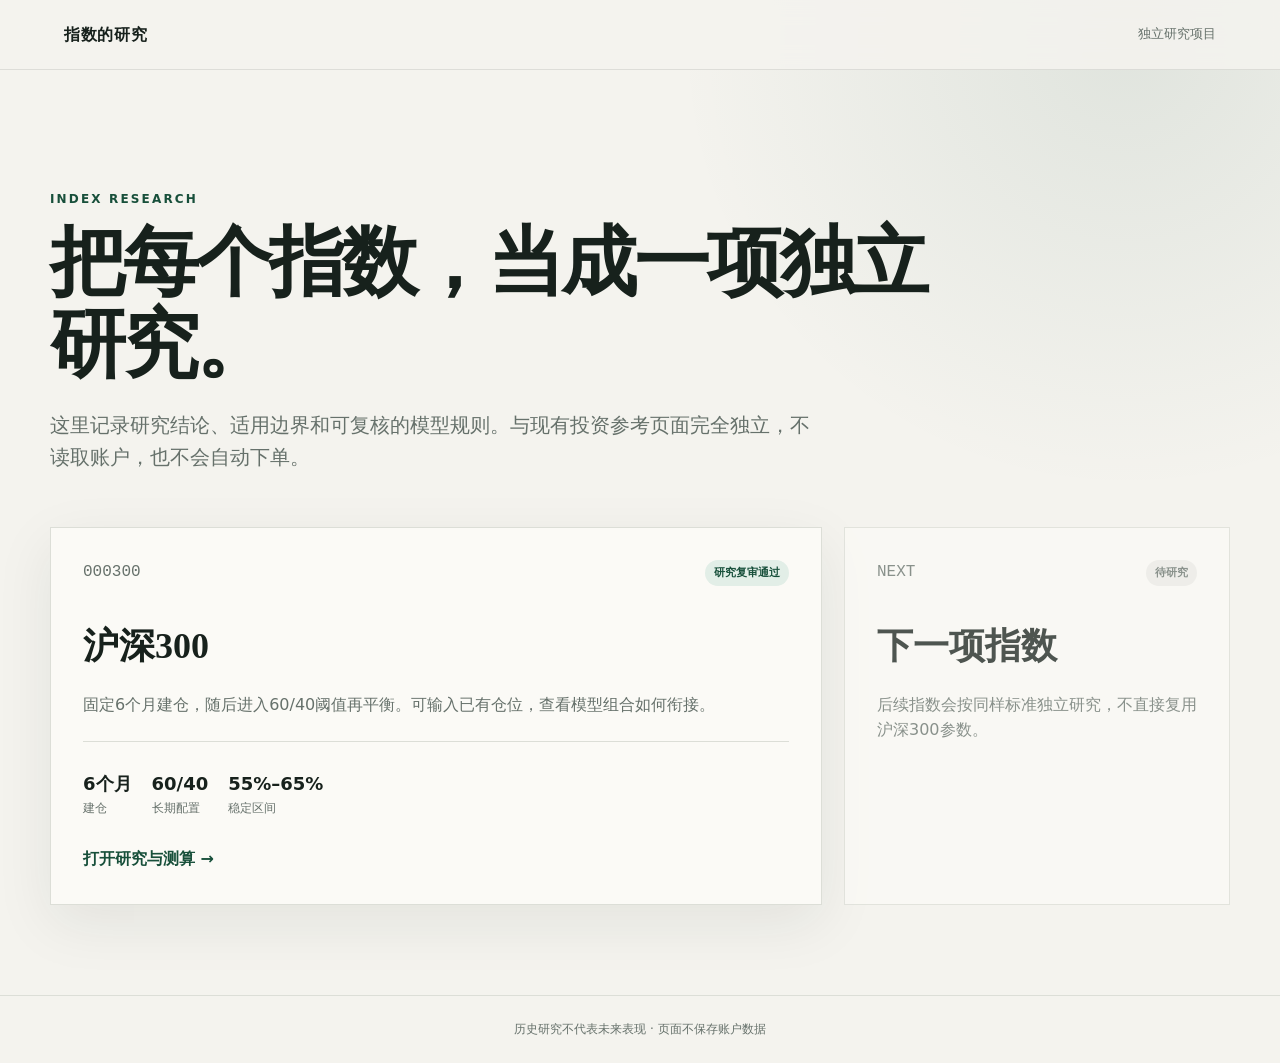
<file: index.html>
<!doctype html>
<html lang="zh-CN">
<head>
  <meta charset="utf-8">
  <meta name="viewport" content="width=device-width, initial-scale=1">
  <meta name="description" content="独立的指数策略研究与规则测算工具。">
  <title>指数的研究</title>
  <link rel="stylesheet" href="./assets/styles.css">
</head>
<body>
  <header class="site-header">
    <a class="brand" href="./">指数的研究</a>
    <span class="header-note">独立研究项目</span>
  </header>

  <main class="home-shell">
    <section class="hero home-hero">
      <p class="eyebrow">INDEX RESEARCH</p>
      <h1>把每个指数，当成一项独立研究。</h1>
      <p class="hero-copy">这里记录研究结论、适用边界和可复核的模型规则。与现有投资参考页面完全独立，不读取账户，也不会自动下单。</p>
    </section>

    <section class="research-grid" aria-label="指数研究列表">
      <a class="research-card" href="./hs300/">
        <div class="card-topline">
          <span class="index-code">000300</span>
          <span class="status-badge accepted">研究复审通过</span>
        </div>
        <h2>沪深300</h2>
        <p>固定6个月建仓，随后进入60/40阈值再平衡。可输入已有仓位，查看模型组合如何衔接。</p>
        <div class="card-metrics">
          <span><b>6个月</b> 建仓</span>
          <span><b>60/40</b> 长期配置</span>
          <span><b>55%–65%</b> 稳定区间</span>
        </div>
        <span class="card-link">打开研究与测算 <span aria-hidden="true">→</span></span>
      </a>

      <article class="research-card muted-card">
        <div class="card-topline">
          <span class="index-code">NEXT</span>
          <span class="status-badge pending">待研究</span>
        </div>
        <h2>下一项指数</h2>
        <p>后续指数会按同样标准独立研究，不直接复用沪深300参数。</p>
      </article>
    </section>
  </main>

  <footer class="site-footer">历史研究不代表未来表现 · 页面不保存账户数据</footer>
</body>
</html>
</file>
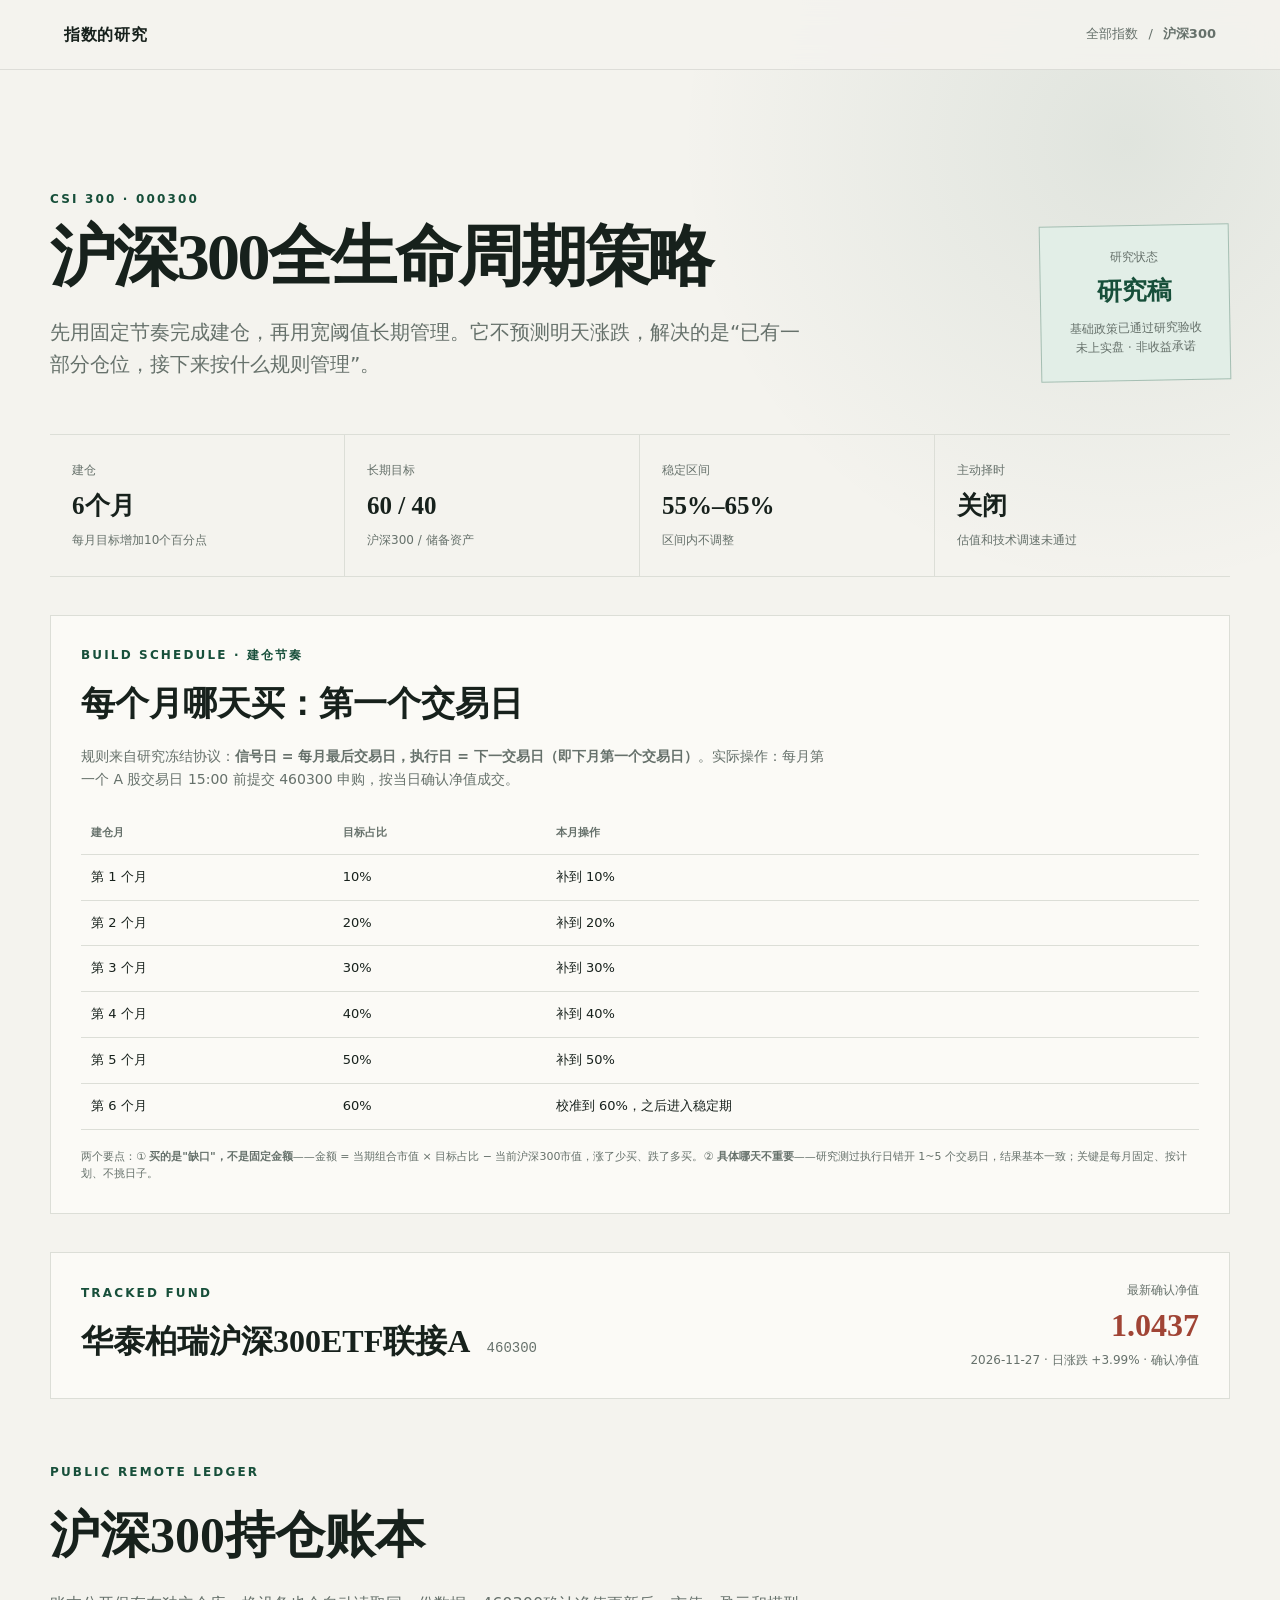
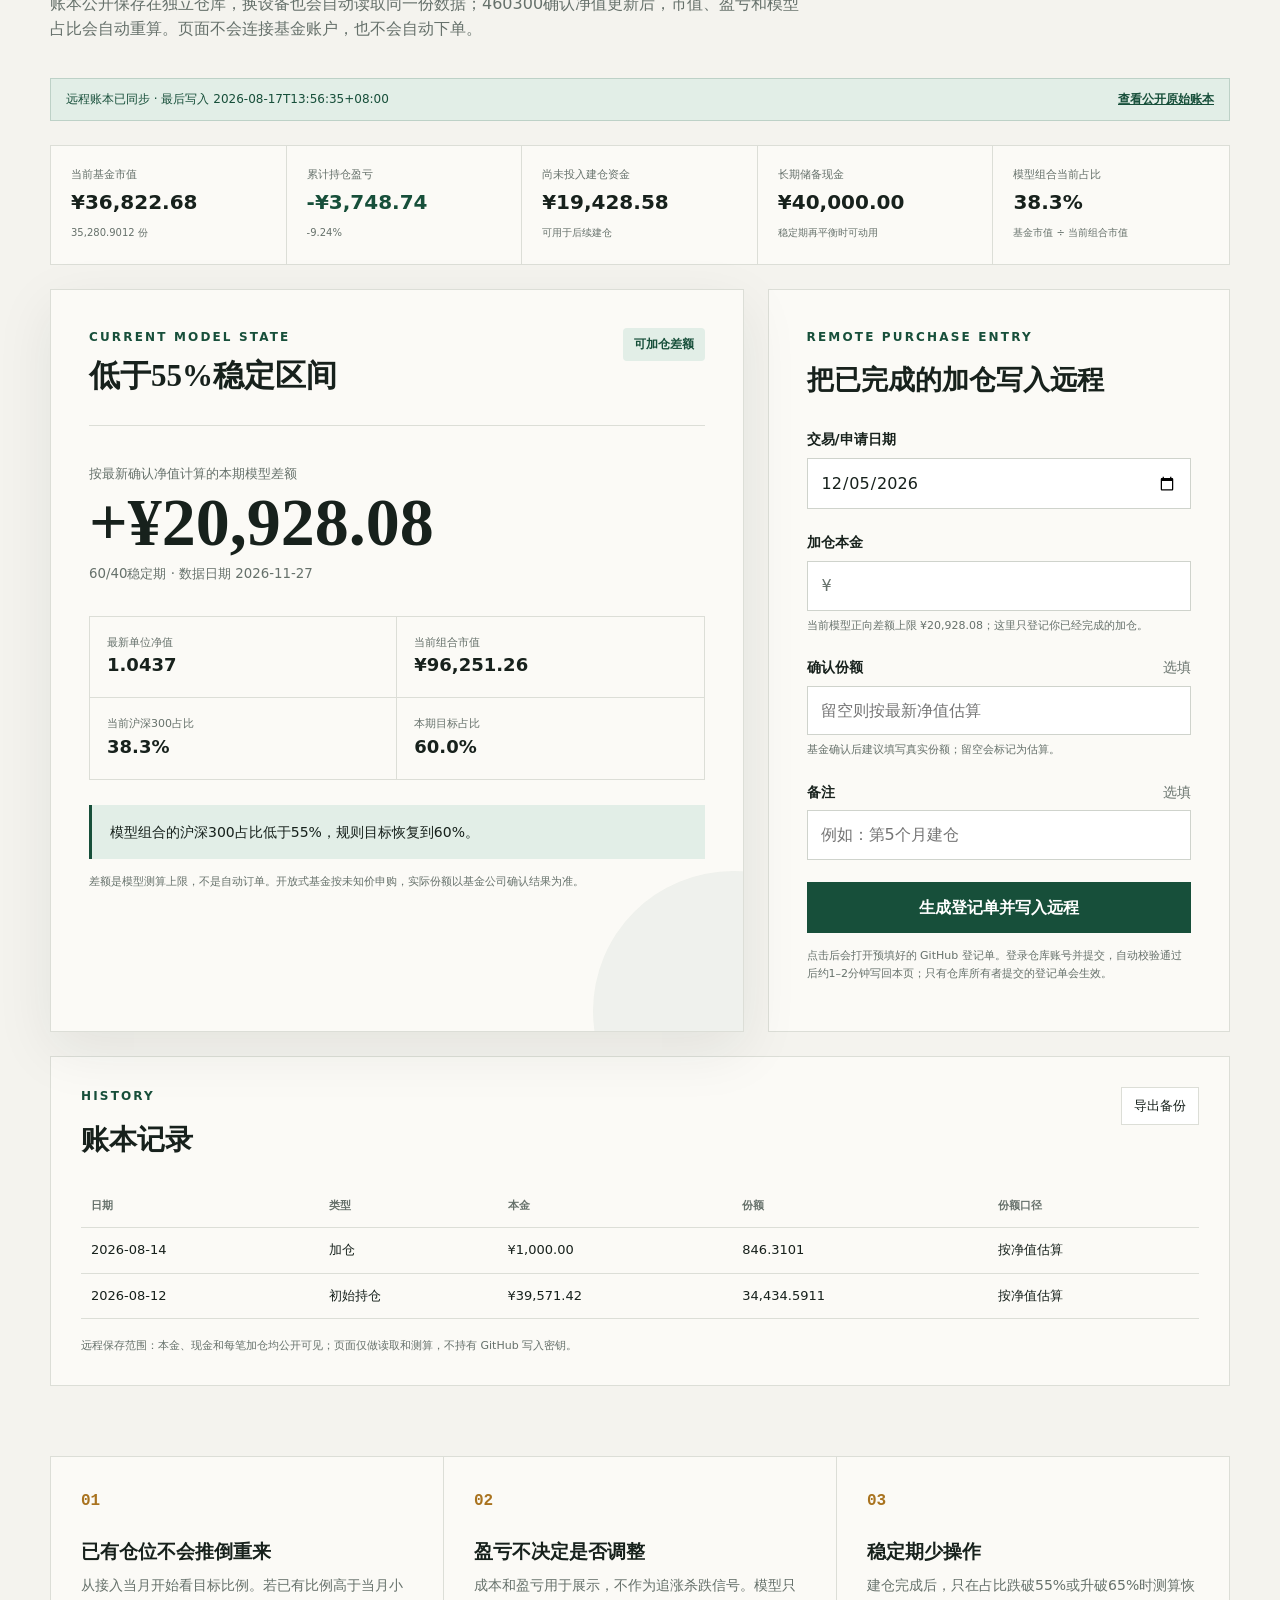
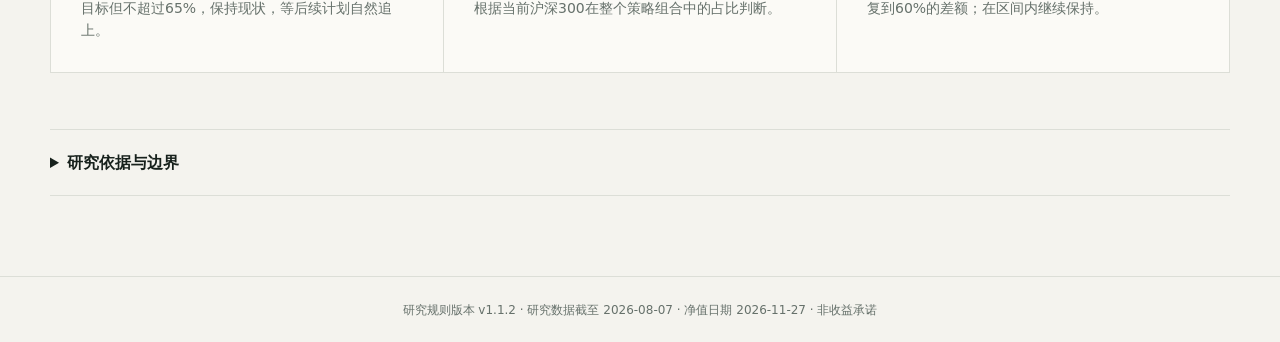
<file: hs300/index.html>
<!doctype html>
<html lang="zh-CN">
<head>
  <meta charset="utf-8">
  <meta name="viewport" content="width=device-width, initial-scale=1">
  <meta name="description" content="沪深300固定6个月建仓与60/40阈值再平衡研究。">
  <title>沪深300全生命周期策略｜指数的研究</title>
  <link rel="stylesheet" href="../assets/styles.css">
</head>
<body>
  <header class="site-header">
    <a class="brand" href="../">指数的研究</a>
    <nav aria-label="当前位置"><a href="../">全部指数</a><span>/</span><strong>沪深300</strong></nav>
  </header>

  <main class="strategy-shell">
    <section class="hero strategy-hero">
      <div>
        <p class="eyebrow">CSI 300 · 000300</p>
        <h1>沪深300全生命周期策略</h1>
        <p class="hero-copy">先用固定节奏完成建仓，再用宽阈值长期管理。它不预测明天涨跌，解决的是“已有一部分仓位，接下来按什么规则管理”。</p>
      </div>
      <div class="review-stamp">
        <span>研究状态</span>
        <strong>研究稿</strong>
        <small>基础政策已通过研究验收<br>未上实盘 · 非收益承诺</small>
      </div>
    </section>

    <section class="rule-strip" aria-label="策略规则摘要">
      <div><span>建仓</span><strong>6个月</strong><small>每月目标增加10个百分点</small></div>
      <div><span>长期目标</span><strong>60 / 40</strong><small>沪深300 / 储备资产</small></div>
      <div><span>稳定区间</span><strong>55%–65%</strong><small>区间内不调整</small></div>
      <div><span>主动择时</span><strong>关闭</strong><small>估值和技术调速未通过</small></div>
    </section>

    <section class="build-schedule">
      <div class="section-heading">
        <p class="eyebrow">BUILD SCHEDULE · 建仓节奏</p>
        <h2>每个月哪天买：第一个交易日</h2>
        <p>规则来自研究冻结协议：<b>信号日 = 每月最后交易日，执行日 = 下一交易日（即下月第一个交易日）</b>。实际操作：每月第一个 A 股交易日 15:00 前提交 460300 申购，按当日确认净值成交。</p>
      </div>

      <div class="table-wrap">
        <table>
          <thead><tr><th>建仓月</th><th>目标占比</th><th>本月操作</th></tr></thead>
          <tbody>
            <tr><td>第 1 个月</td><td>10%</td><td>补到 10%</td></tr>
            <tr><td>第 2 个月</td><td>20%</td><td>补到 20%</td></tr>
            <tr><td>第 3 个月</td><td>30%</td><td>补到 30%</td></tr>
            <tr><td>第 4 个月</td><td>40%</td><td>补到 40%</td></tr>
            <tr><td>第 5 个月</td><td>50%</td><td>补到 50%</td></tr>
            <tr><td>第 6 个月</td><td>60%</td><td>校准到 60%，之后进入稳定期</td></tr>
          </tbody>
        </table>
      </div>

      <p class="privacy-note">两个要点：① <b>买的是"缺口"，不是固定金额</b>——金额 = 当期组合市值 × 目标占比 − 当前沪深300市值，涨了少买、跌了多买。② <b>具体哪天不重要</b>——研究测过执行日错开 1~5 个交易日，结果基本一致；关键是每月固定、按计划、不挑日子。</p>
    </section>

    <section id="fund-market" class="fund-market" aria-live="polite">
      <div>
        <p class="eyebrow">TRACKED FUND</p>
        <h2>华泰柏瑞沪深300ETF联接A <span>460300</span></h2>
      </div>
      <div class="nav-quote">
        <span>最新确认净值</span>
        <strong id="latest-nav">读取中…</strong>
        <small id="latest-nav-meta">正在读取每日净值</small>
      </div>
    </section>

    <section class="calculator-section ledger-section">
      <div class="section-heading">
        <p class="eyebrow">PUBLIC REMOTE LEDGER</p>
        <h2>沪深300持仓账本</h2>
        <p>账本公开保存在独立仓库，换设备也会自动读取同一份数据；460300确认净值更新后，市值、盈亏和模型占比会自动重算。页面不会连接基金账户，也不会自动下单。</p>
      </div>

      <section id="ledger-loading" class="ledger-loading" aria-live="polite">
        <div class="empty-icon">60<span>/40</span></div>
        <div><h3>正在读取远程账本</h3><p id="ledger-loading-note">正在同步本金、持仓和公开净值。</p></div>
      </section>

      <div id="dashboard" class="dashboard" hidden>
        <div class="remote-status"><span id="ledger-source-status">远程账本已同步</span><a href="https://github.com/ah9102ah-cmyk/index-research/blob/main/data/ledger-460300.json" target="_blank" rel="noopener">查看公开原始账本</a></div>
        <section id="account-summary" class="summary-grid" aria-live="polite"></section>

        <div class="dashboard-grid">
          <section id="signal-card" class="result-card" aria-live="polite"></section>

          <form id="buy-form" class="input-card compact-card" novalidate>
            <p class="eyebrow">REMOTE PURCHASE ENTRY</p>
            <h3 class="form-title">把已完成的加仓写入远程</h3>
            <div class="field">
              <label for="buy-date">交易/申请日期</label>
              <input id="buy-date" class="border-input" type="date" required>
            </div>
            <div class="field">
              <label for="buy-amount">加仓本金</label>
              <div class="money-input"><span>¥</span><input id="buy-amount" type="number" min="0.01" step="0.01" inputmode="decimal" required></div>
              <small id="recommend-note">仅记录已经在基金平台完成的加仓。</small>
            </div>
            <div class="field">
              <label for="buy-shares">确认份额 <span class="optional">选填</span></label>
              <input id="buy-shares" class="border-input" type="number" min="0" step="0.0001" placeholder="留空则按最新净值估算" inputmode="decimal">
              <small>基金确认后建议填写真实份额；留空会标记为估算。</small>
            </div>
            <div class="field">
              <label for="buy-note">备注 <span class="optional">选填</span></label>
              <input id="buy-note" class="border-input" type="text" maxlength="100" placeholder="例如：第5个月建仓">
            </div>
            <button class="primary-button" type="submit">生成登记单并写入远程</button>
            <p id="buy-error" class="form-error" role="alert" hidden></p>
            <p class="remote-entry-note">点击后会打开预填好的 GitHub 登记单。登录仓库账号并提交，自动校验通过后约1–2分钟写回本页；只有仓库所有者提交的登记单会生效。</p>
          </form>
        </div>

        <section class="ledger-history">
          <div class="history-head">
            <div><p class="eyebrow">HISTORY</p><h3>账本记录</h3></div>
            <div class="ledger-actions">
              <button id="export-ledger" class="secondary-button" type="button">导出备份</button>
            </div>
          </div>
          <div class="table-wrap">
            <table>
              <thead><tr><th>日期</th><th>类型</th><th>本金</th><th>份额</th><th>份额口径</th></tr></thead>
              <tbody id="transaction-list"></tbody>
            </table>
          </div>
          <p class="privacy-note">远程保存范围：本金、现金和每笔加仓均公开可见；页面仅做读取和测算，不持有 GitHub 写入密钥。</p>
        </section>
      </div>
    </section>

    <section class="explain-grid">
      <article>
        <span class="step-no">01</span>
        <h3>已有仓位不会推倒重来</h3>
        <p>从接入当月开始看目标比例。若已有比例高于当月小目标但不超过65%，保持现状，等后续计划自然追上。</p>
      </article>
      <article>
        <span class="step-no">02</span>
        <h3>盈亏不决定是否调整</h3>
        <p>成本和盈亏用于展示，不作为追涨杀跌信号。模型只根据当前沪深300在整个策略组合中的占比判断。</p>
      </article>
      <article>
        <span class="step-no">03</span>
        <h3>稳定期少操作</h3>
        <p>建仓完成后，只在占比跌破55%或升破65%时测算恢复到60%的差额；在区间内继续保持。</p>
      </article>
    </section>

    <details class="methodology">
      <summary>研究依据与边界</summary>
      <div>
        <p>研究比较了立即、3个月、6个月、12个月以及估值/技术调速等候选。固定6个月方案在收益、建仓回撤和现金拖累之间更均衡；主动调速未显示稳健优势，因此没有进入最终规则。</p>
        <ul>
          <li>历史多起点研究不等于未来收益保证。</li>
          <li>模型采用沪深300全收益口径评估财富，页面不提供实时行情。</li>
          <li>测算差额是规则模型输出，不是订单，也未计入具体基金申赎、滑点、税费和个人约束。</li>
          <li>页面不联网读取基金账户；公开账本由仓库所有者主动登记，网页只读取，不保存 GitHub 密钥。</li>
          <li>基金净值为公开的交易日确认净值，不是盘中估值；申购份额以基金公司最终确认为准。</li>
          <li>基金若发生分红，单位净值会相应下调，本页不会自动记录分红；现金分红到账后请自行计入，以免把分红误显示为浮亏。</li>
        </ul>
      </div>
    </details>
  </main>

  <footer class="site-footer">研究规则版本 v1.1.2 · 研究数据截至 2026-08-07 · 净值日期 <span id="footer-nav-date">—</span> · 非收益承诺</footer>
  <script src="../assets/hs300.js" defer></script>
</body>
</html>
</file>
<file: assets/styles.css>
:root {
  --bg: #f4f3ee;
  --paper: #fbfaf6;
  --ink: #17211c;
  --muted: #66716b;
  --line: #dcded7;
  --green: #174f3a;
  --green-soft: #e2eee7;
  --gold: #a9731f;
  --red: #a04435;
  --red-soft: #f8e9e5;
  --blue-soft: #e8eef4;
  --shadow: 0 18px 55px rgba(25, 42, 33, 0.08);
}

* { box-sizing: border-box; }
[hidden] { display: none !important; }

html { color-scheme: light; }

body {
  margin: 0;
  background:
    radial-gradient(circle at 88% 4%, rgba(23, 79, 58, 0.09), transparent 28rem),
    var(--bg);
  color: var(--ink);
  font-family: Inter, "PingFang SC", "Microsoft YaHei", system-ui, sans-serif;
  line-height: 1.6;
}

a { color: inherit; }

.site-header {
  min-height: 70px;
  padding: 0 clamp(20px, 5vw, 72px);
  display: flex;
  align-items: center;
  justify-content: space-between;
  border-bottom: 1px solid rgba(23, 33, 28, 0.1);
  background: rgba(244, 243, 238, 0.88);
  backdrop-filter: blur(14px);
  position: sticky;
  top: 0;
  z-index: 10;
}

.brand { font-weight: 750; letter-spacing: 0.04em; text-decoration: none; }
.header-note, .site-header nav { color: var(--muted); font-size: 13px; }
.site-header nav { display: flex; gap: 10px; align-items: center; }
.site-header nav a { text-decoration: none; }
.site-header nav a:hover { color: var(--green); }

.home-shell, .strategy-shell {
  width: min(1180px, calc(100% - 40px));
  margin: 0 auto;
}

.hero { padding: clamp(60px, 10vw, 120px) 0 54px; }
.home-hero { max-width: 880px; }
.strategy-hero { display: flex; justify-content: space-between; gap: 40px; align-items: flex-end; }
.strategy-hero > div:first-child { max-width: 790px; }
.eyebrow { margin: 0 0 12px; color: var(--green); font-size: 12px; font-weight: 800; letter-spacing: 0.18em; }
h1 { margin: 0; font-family: Georgia, "Songti SC", serif; font-size: clamp(40px, 6.5vw, 76px); line-height: 1.08; letter-spacing: -0.04em; font-weight: 600; }
.strategy-hero h1 { font-size: clamp(38px, 5.5vw, 66px); }
.hero-copy { max-width: 760px; margin: 24px 0 0; color: var(--muted); font-size: clamp(16px, 2vw, 20px); }

.review-stamp {
  flex: 0 0 190px;
  padding: 22px;
  border: 1px solid rgba(23, 79, 58, 0.3);
  background: var(--green-soft);
  text-align: center;
  transform: rotate(-1deg);
}
.review-stamp span, .review-stamp small { display: block; color: var(--muted); font-size: 12px; }
.review-stamp strong { display: block; margin: 4px 0 8px; color: var(--green); font-family: Georgia, "Songti SC", serif; font-size: 25px; }

.research-grid { display: grid; grid-template-columns: 2fr 1fr; gap: 22px; padding-bottom: 90px; }
.research-card { display: block; padding: 32px; border: 1px solid var(--line); background: var(--paper); box-shadow: var(--shadow); text-decoration: none; transition: transform 180ms ease, border-color 180ms ease; }
a.research-card:hover { transform: translateY(-4px); border-color: rgba(23,79,58,.45); }
.card-topline { display: flex; justify-content: space-between; gap: 12px; align-items: center; }
.index-code { font-family: ui-monospace, monospace; color: var(--muted); }
.status-badge { padding: 4px 9px; border-radius: 99px; font-size: 11px; font-weight: 700; }
.accepted { background: var(--green-soft); color: var(--green); }
.pending { background: #ecece8; color: var(--muted); }
.research-card h2 { margin: 32px 0 8px; font-family: Georgia, "Songti SC", serif; font-size: 36px; }
.research-card p { color: var(--muted); }
.card-metrics { display: flex; flex-wrap: wrap; gap: 20px; padding: 28px 0; margin-top: 24px; border-top: 1px solid var(--line); }
.card-metrics span { display: flex; flex-direction: column; color: var(--muted); font-size: 12px; }
.card-metrics b { color: var(--ink); font-size: 18px; }
.card-link { color: var(--green); font-weight: 700; }
.muted-card { box-shadow: none; opacity: .75; }

.rule-strip {
  display: grid;
  grid-template-columns: repeat(4, 1fr);
  border-top: 1px solid var(--line);
  border-bottom: 1px solid var(--line);
}
.rule-strip > div { padding: 26px 22px; border-right: 1px solid var(--line); }
.rule-strip > div:last-child { border-right: 0; }
.rule-strip span, .rule-strip small { display: block; color: var(--muted); font-size: 12px; }
.rule-strip strong { display: block; margin: 5px 0; font-family: Georgia, "Songti SC", serif; font-size: 25px; }

.fund-market {
  margin-top: 38px;
  padding: 28px 30px;
  display: flex;
  justify-content: space-between;
  align-items: center;
  gap: 24px;
  border: 1px solid var(--line);
  background: var(--paper);
}
.fund-market h2 { margin: 0; font-family: Georgia, "Songti SC", serif; font-size: clamp(22px, 3vw, 32px); }
.fund-market h2 span { margin-left: 10px; color: var(--muted); font: 14px ui-monospace, monospace; }
.nav-quote { min-width: 220px; text-align: right; }
.nav-quote span, .nav-quote small { display: block; color: var(--muted); font-size: 12px; }
.nav-quote strong { display: block; font-family: Georgia, serif; font-size: 32px; }
.nav-up { color: var(--red) !important; }
.nav-down { color: var(--green) !important; }

.build-schedule {
  margin-top: 38px;
  padding: 30px;
  border: 1px solid var(--line);
  background: var(--paper);
}
.build-schedule .section-heading { margin-bottom: 22px; }
.build-schedule .section-heading h2 { font-size: clamp(24px, 3vw, 34px); }
.build-schedule .section-heading > p:last-child { font-size: 14px; }
.build-schedule .table-wrap { margin-top: 0; }

.calculator-section { padding: 86px 0 70px; }
.ledger-section { padding-top: 64px; }
.section-heading { max-width: 750px; margin-bottom: 36px; }
.section-heading h2 { margin: 0; font-family: Georgia, "Songti SC", serif; font-size: clamp(32px, 4.5vw, 50px); }
.section-heading > p:last-child { color: var(--muted); font-size: 16px; }
.calculator-grid { display: grid; grid-template-columns: minmax(330px, .82fr) minmax(420px, 1.18fr); gap: 24px; align-items: stretch; }
.input-card, .result-card { min-height: 650px; padding: clamp(24px, 3vw, 38px); border: 1px solid var(--line); background: var(--paper); box-shadow: var(--shadow); }
.form-title { margin: 0 0 26px; font-family: Georgia, "Songti SC", serif; font-size: 27px; }
.field { margin-bottom: 22px; }
.field label { display: flex; justify-content: space-between; margin-bottom: 7px; font-weight: 700; font-size: 14px; }
.field small { display: block; margin-top: 6px; color: var(--muted); font-size: 11px; }
.optional { color: var(--muted); font-weight: 400; }
.money-input { display: flex; align-items: center; border: 1px solid #cfd3cc; background: white; }
.money-input:focus-within { outline: 2px solid rgba(23,79,58,.18); border-color: var(--green); }
.money-input span { padding-left: 14px; color: var(--muted); }
input, select { width: 100%; border: 0; background: white; color: var(--ink); font: inherit; min-height: 48px; padding: 11px 13px; outline: none; }
select { border: 1px solid #cfd3cc; }
.border-input { border: 1px solid #cfd3cc; }
.primary-button { width: 100%; min-height: 51px; border: 0; background: var(--green); color: white; font: inherit; font-weight: 750; cursor: pointer; }
.primary-button:hover { background: #103d2c; }
.form-error { padding: 10px 12px; background: var(--red-soft); color: var(--red); font-size: 13px; }
.form-error.success { background: var(--green-soft); color: var(--green); }

.result-card { position: relative; overflow: hidden; }
.result-card::after { content: ""; position: absolute; width: 280px; height: 280px; border-radius: 50%; right: -130px; bottom: -120px; background: rgba(23,79,58,.05); }
.empty-state { height: 100%; display: flex; flex-direction: column; justify-content: center; align-items: center; text-align: center; color: var(--muted); }
.empty-icon { width: 128px; height: 128px; border: 1px solid var(--line); border-radius: 50%; display: grid; place-content: center; color: var(--green); font: 38px/1 Georgia, serif; }
.empty-icon span { font-size: 18px; color: var(--gold); }
.empty-state h3 { margin: 26px 0 4px; color: var(--ink); font-size: 22px; }

.result-head { display: flex; justify-content: space-between; gap: 20px; align-items: flex-start; padding-bottom: 24px; border-bottom: 1px solid var(--line); }
.result-head .eyebrow { margin-bottom: 4px; }
.result-head h3 { margin: 0; font-family: Georgia, "Songti SC", serif; font-size: 31px; }
.action-badge { flex: 0 0 auto; padding: 7px 11px; border-radius: 4px; background: var(--blue-soft); color: #345064; font-size: 12px; font-weight: 800; }
.action-badge.add { background: var(--green-soft); color: var(--green); }
.action-badge.reduce { background: var(--red-soft); color: var(--red); }
.big-number { padding: 34px 0 30px; }
.big-number span { color: var(--muted); font-size: 13px; }
.big-number strong { display: block; font-family: Georgia, "Songti SC", serif; font-size: clamp(42px, 6vw, 68px); line-height: 1.1; }
.big-number small { color: var(--muted); }
.result-metrics { display: grid; grid-template-columns: repeat(2, 1fr); border-top: 1px solid var(--line); border-left: 1px solid var(--line); }
.result-metrics div { padding: 17px; border-right: 1px solid var(--line); border-bottom: 1px solid var(--line); }
.result-metrics span { display: block; color: var(--muted); font-size: 11px; }
.result-metrics strong { font-size: 18px; }
.result-reason { margin: 25px 0 0; padding: 16px 18px; border-left: 3px solid var(--green); background: var(--green-soft); font-size: 14px; }
.result-warning { margin-top: 14px; color: var(--muted); font-size: 11px; }

.dashboard { display: grid; gap: 24px; }
.ledger-loading { min-height: 230px; padding: 35px; display: flex; align-items: center; justify-content: center; gap: 28px; border: 1px solid var(--line); background: var(--paper); }
.ledger-loading .empty-icon { flex: 0 0 auto; }
.ledger-loading h3 { margin: 0; font-family: Georgia, "Songti SC", serif; font-size: 27px; }
.ledger-loading p { margin: 5px 0 0; color: var(--muted); }
.remote-status { padding: 11px 15px; display: flex; justify-content: space-between; gap: 18px; border: 1px solid rgba(23,79,58,.18); background: var(--green-soft); color: var(--green); font-size: 12px; }
.remote-status a { font-weight: 750; }
.remote-entry-note { margin-top: 14px; color: var(--muted); font-size: 11px; }
.summary-grid { display: grid; grid-template-columns: repeat(5, 1fr); border: 1px solid var(--line); background: var(--paper); }
.summary-grid > div { padding: 20px; border-right: 1px solid var(--line); }
.summary-grid > div:last-child { border-right: 0; }
.summary-grid span { display: block; color: var(--muted); font-size: 11px; }
.summary-grid strong { display: block; margin-top: 3px; font-size: 20px; }
.summary-grid small { color: var(--muted); font-size: 10px; }
.positive { color: var(--red); }
.negative { color: var(--green); }
.dashboard-grid { display: grid; grid-template-columns: minmax(420px, 1.2fr) minmax(320px, .8fr); gap: 24px; }
.dashboard-grid .result-card, .compact-card { min-height: 620px; }
.compact-card { box-shadow: none; }
.ledger-history { padding: 30px; border: 1px solid var(--line); background: var(--paper); }
.history-head { display: flex; justify-content: space-between; align-items: flex-start; gap: 20px; }
.history-head h3 { margin: 0; font-family: Georgia, "Songti SC", serif; font-size: 28px; }
.ledger-actions { display: flex; flex-wrap: wrap; gap: 9px; }
.secondary-button, .text-button { min-height: 38px; padding: 7px 12px; border: 1px solid var(--line); background: white; color: var(--ink); cursor: pointer; }
.text-button { border-color: transparent; background: transparent; }
.danger { color: var(--red); }
.table-wrap { margin-top: 22px; overflow-x: auto; }
table { width: 100%; border-collapse: collapse; font-size: 13px; }
th, td { padding: 12px 10px; border-bottom: 1px solid var(--line); text-align: left; white-space: nowrap; }
th { color: var(--muted); font-size: 11px; }
.privacy-note { margin: 18px 0 0; color: var(--muted); font-size: 11px; }

.explain-grid { display: grid; grid-template-columns: repeat(3, 1fr); gap: 1px; background: var(--line); border: 1px solid var(--line); margin-bottom: 56px; }
.explain-grid article { padding: 30px; background: var(--paper); }
.step-no { color: var(--gold); font-family: ui-monospace, monospace; font-weight: 800; }
.explain-grid h3 { margin: 22px 0 8px; }
.explain-grid p { margin: 0; color: var(--muted); font-size: 14px; }
.methodology { margin-bottom: 80px; border-top: 1px solid var(--line); border-bottom: 1px solid var(--line); }
.methodology summary { padding: 20px 0; cursor: pointer; font-weight: 750; }
.methodology > div { max-width: 850px; padding: 0 0 24px; color: var(--muted); font-size: 14px; }

.site-footer { padding: 24px 20px; border-top: 1px solid var(--line); color: var(--muted); text-align: center; font-size: 12px; }

@media (max-width: 820px) {
  .strategy-hero { align-items: flex-start; flex-direction: column; }
  .review-stamp { align-self: flex-start; }
  .research-grid, .calculator-grid { grid-template-columns: 1fr; }
  .dashboard-grid { grid-template-columns: 1fr; }
  .summary-grid { grid-template-columns: repeat(2, 1fr); }
  .summary-grid > div { border-bottom: 1px solid var(--line); }
  .summary-grid > div:nth-child(even) { border-right: 0; }
  .summary-grid > div:last-child { grid-column: 1 / -1; border-bottom: 0; }
  .rule-strip { grid-template-columns: repeat(2, 1fr); }
  .rule-strip > div:nth-child(2) { border-right: 0; }
  .rule-strip > div:nth-child(-n+2) { border-bottom: 1px solid var(--line); }
  .input-card, .result-card { min-height: auto; }
  .result-card { min-height: 520px; }
  .explain-grid { grid-template-columns: 1fr; }
  /* 允许 grid 子项收缩: 单列 grid 的 auto 列会被不可断行内容(长URL/长数字)撑开 */
  #dashboard, .dashboard-grid, .summary-grid, .result-card, #buy-form,
  .ledger-history, .history-head, .table-wrap, .remote-status,
  .compact-card, .result-metrics { min-width: 0; }
}

@media (max-width: 520px) {
  .home-shell, .strategy-shell { width: min(100% - 28px, 1180px); }
  .site-header { padding: 0 14px; }
  .site-header nav strong, .header-note { display: none; }
  .hero { padding-top: 48px; }
  h1 { font-size: 41px; }
  .rule-strip { margin-left: -14px; margin-right: -14px; }
  .rule-strip > div { padding: 20px 14px; }
  .calculator-section { padding-top: 60px; }
  .input-card, .result-card { padding: 22px 18px; }
  .result-head { flex-direction: column; }
  .fund-market, .history-head, .remote-status, .ledger-loading { flex-direction: column; align-items: flex-start; }
  .nav-quote { min-width: 0; text-align: left; }
  .big-number strong { font-size: 44px; }
  /* 手机窄屏: 长URL/长数字允许断行; 兜底禁止整体横向滚动 */
  body { overflow-x: hidden; }
  .remote-status a { overflow-wrap: anywhere; word-break: break-all; }
  .summary-grid > div { min-width: 0; }
  .summary-grid strong, .summary-grid small, .result-metrics strong,
  .big-number strong, .nav-quote strong { overflow-wrap: anywhere; }
  .section-heading > p:last-child, .hero-copy, .explain-grid p,
  .methodology > div { overflow-wrap: anywhere; }
  .ledger-history { padding: 20px 16px; }
  .history-head h3 { font-size: 23px; }
  th, td { padding: 10px 8px; }
  .rule-strip strong { font-size: 22px; }
  .review-stamp { flex: 0 0 auto; width: 100%; padding: 16px; }
}
</file>
